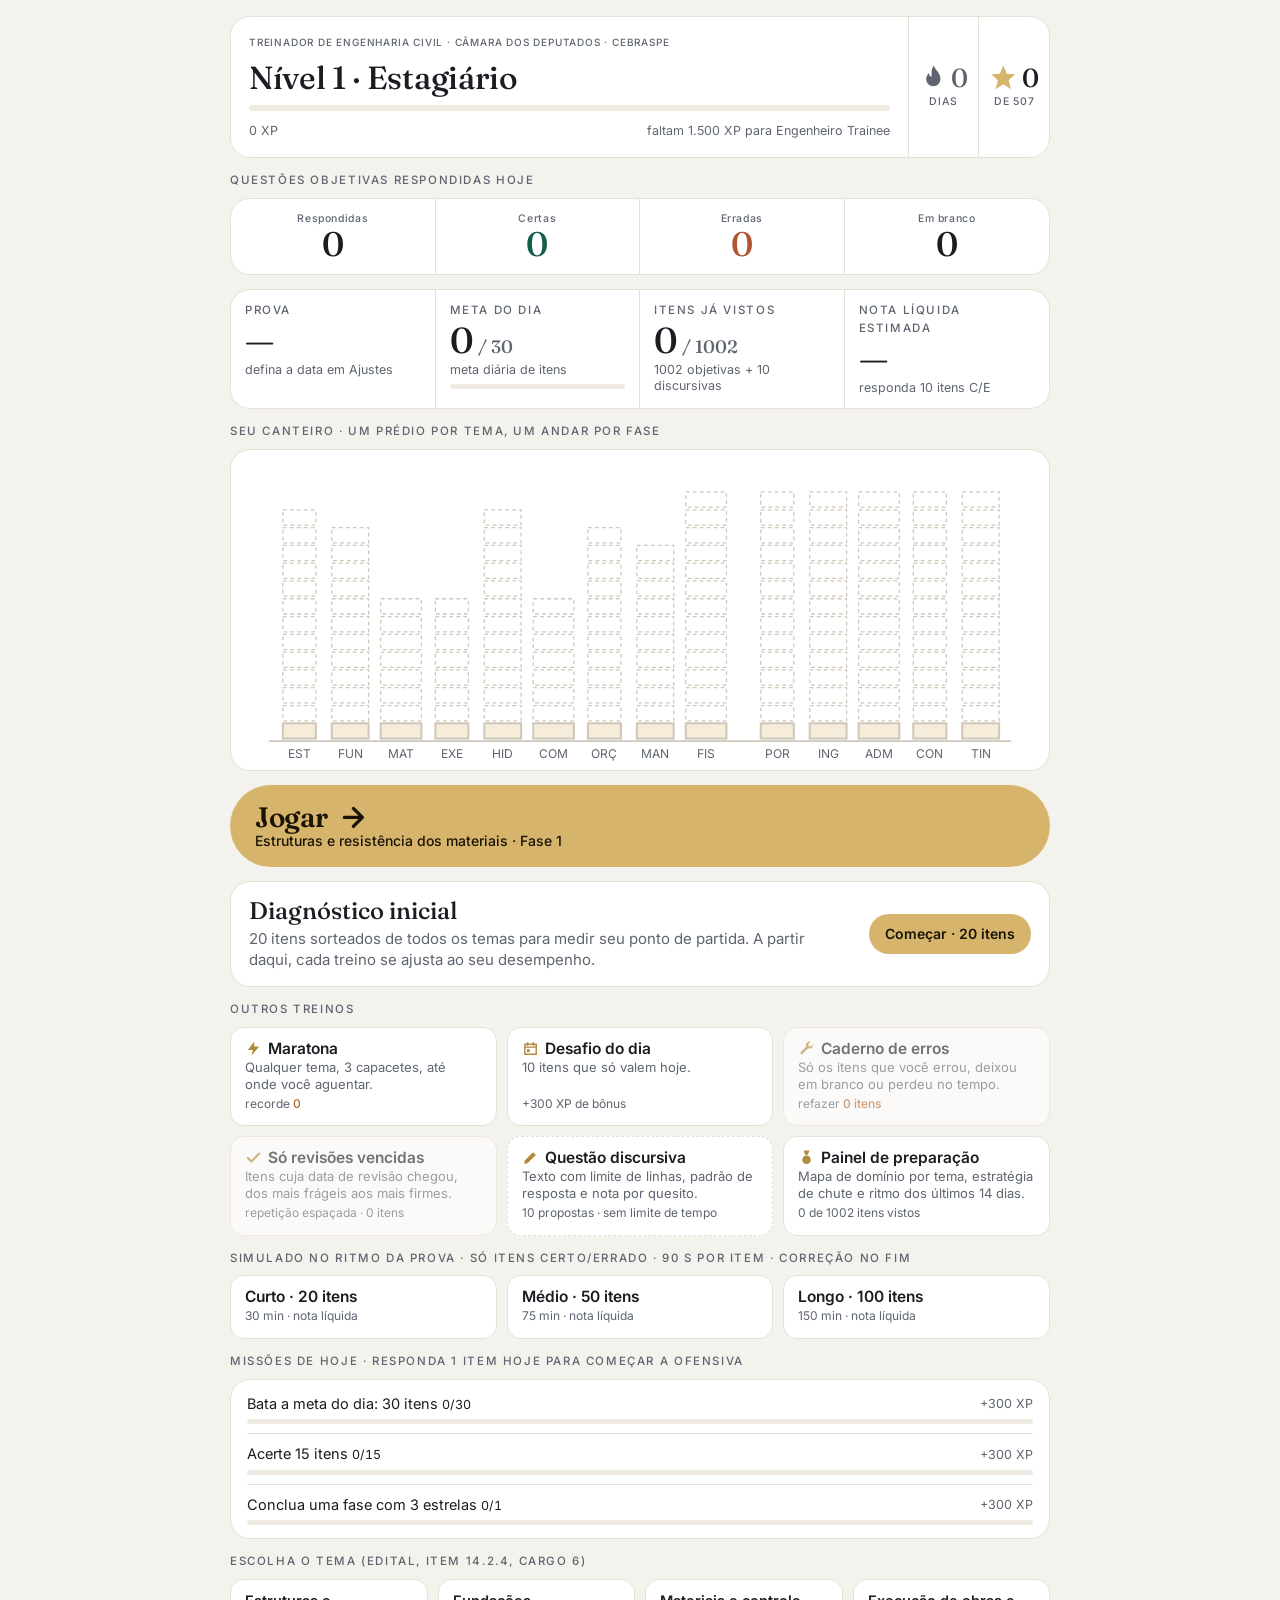
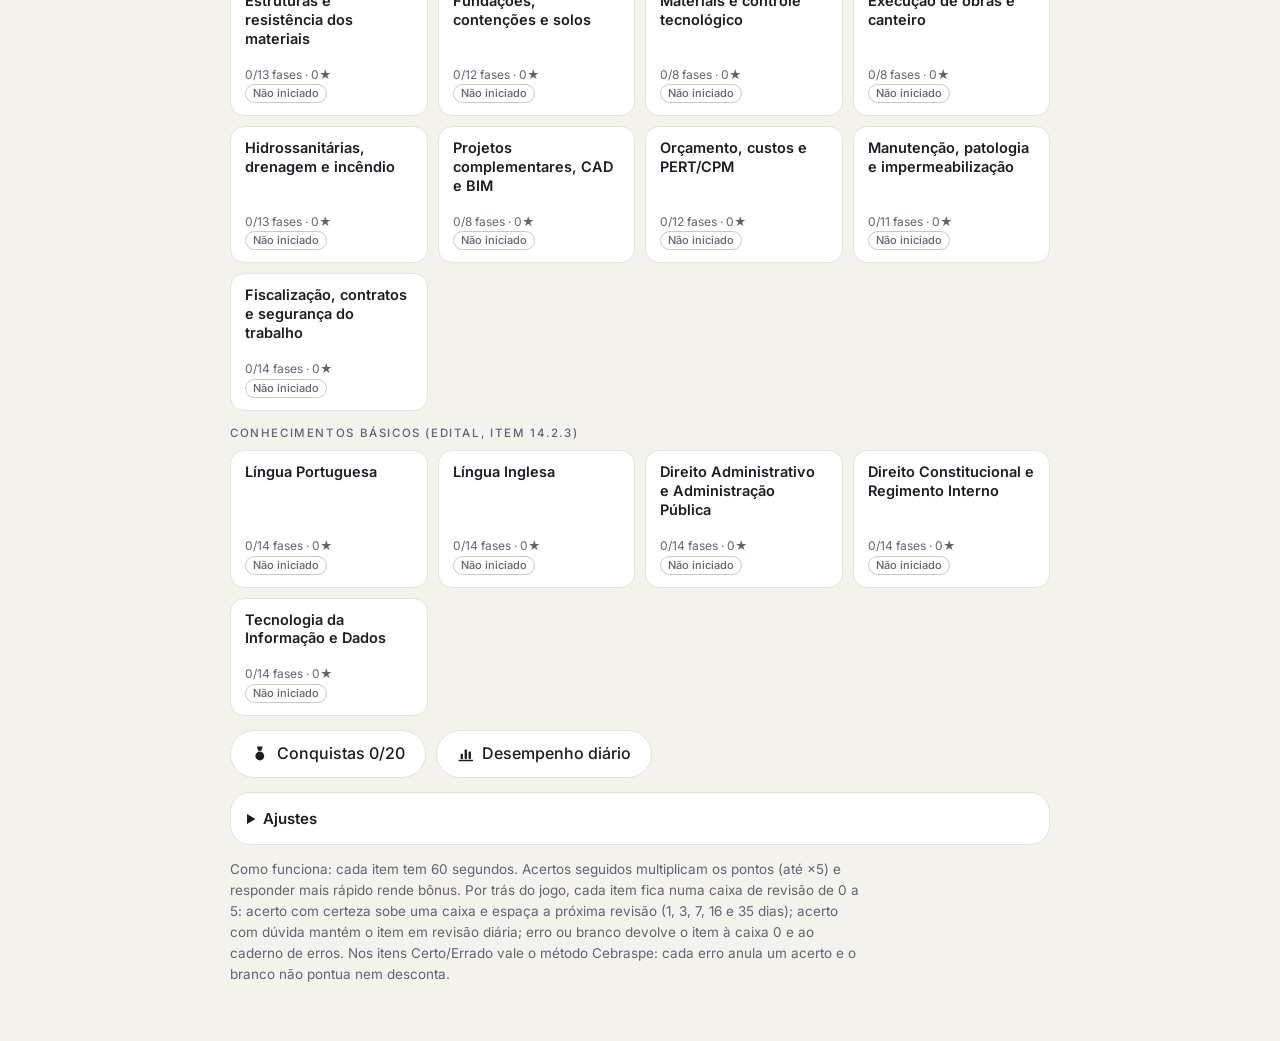
<file: index.html>
<!doctype html>
<html lang="pt-BR">
<head>
<meta charset="utf-8">
<meta name="viewport" content="width=device-width, initial-scale=1, viewport-fit=cover">
<title>Treinador Engenharia Civil</title>
<meta name="claude:viewport-fit-sides" content="cover">
<link rel="preconnect" href="https://fonts.googleapis.com">
<link rel="preconnect" href="https://fonts.gstatic.com" crossorigin>
<link rel="stylesheet" href="https://fonts.googleapis.com/css2?family=Fraunces:ital,opsz,wght@0,9..144,400..600;1,9..144,400..600&family=Inter:wght@400..700&display=swap">
<link rel="stylesheet" href="css/estilo.css">
<link rel="stylesheet" href="css/tema-marfim.css">
</head>
<body>
<main class="pagina" id="app"></main>
<div id="toasts" aria-live="polite"></div>
<canvas id="confete" aria-hidden="true"></canvas>
<script src="js/questoes.js"></script>
<script src="js/questoes-basicos.js"></script>
<script src="js/questoes-camara2025.js"></script>
<script src="js/questoes-ingles.js"></script>
<script src="js/ajustes-leitura.js"></script>
<script src="js/discursivas.js"></script>
<script src="js/app.js"></script>
</body>
</html>
</file>
<file: css/estilo.css>
/* Conceito: o canteiro desenhado em prancha. Cada tema do edital é um prédio que sobe andar por andar;
   no claro, papel com traço azul; no escuro, cianótipo. O dourado marca tudo o que é conquista. */
:root {
  --fundo: #e8eef6;
  --grade: rgba(27, 92, 174, .075);
  --folha: #fbfcfe;
  --tinta: #13243b;
  --tinta-2: #51637c;
  --linha: #c5d0de;
  --linha-forte: #7f91a9;
  --azul: #1b5cae;
  --azul-suave: #dce7f6;
  --ouro: #f2b51d;
  --ouro-esc: #b47c00;
  --sobre-ouro: #2b1d00;
  --laranja: #cb4c12;
  --laranja-suave: #f8e5d9;
  --certo: #1b7849;
  --certo-suave: #def1e5;
  --errado: #b3281f;
  --errado-suave: #f9e3e0;
  --neutro-suave: #e4eaf2;
  --g-certo: #1b7849; --g-errado: #e8806f; --g-branco: #9aa8bb;
  --sombra: rgba(19, 36, 59, .22);
  --f-titulo: "Barlow Condensed", "Arial Narrow", "Roboto Condensed", sans-serif;
  --f-texto: "Source Serif 4", Georgia, "Times New Roman", serif;
  --f-dado: "IBM Plex Mono", ui-monospace, "SFMono-Regular", Menlo, Consolas, monospace;
  --raio: 6px;
}
@media (prefers-color-scheme: dark) {
  :root:not([data-theme="light"]) {
    --fundo: #0b2140; --grade: rgba(143, 192, 255, .07); --folha: #122e57; --tinta: #eaf1fb; --tinta-2: #a9bdd9;
    --linha: #27497a; --linha-forte: #5f82b3; --azul: #8fc0ff; --azul-suave: #1b3e70; --ouro: #ffc93c; --ouro-esc: #b98500;
    --sobre-ouro: #2b1d00; --laranja: #ff9457; --laranja-suave: #47301f; --certo: #6fdba2; --certo-suave: #14463a; --errado: #ff9086;
    --errado-suave: #4b2937; --neutro-suave: #193765; --sombra: rgba(0, 0, 0, .4); color-scheme: dark;
  --g-certo: #2a8556; --g-errado: #ee8a7d; --g-branco: #6c84a6;
  }
}
:root[data-theme="dark"] {
  --fundo: #0b2140; --grade: rgba(143, 192, 255, .07); --folha: #122e57; --tinta: #eaf1fb; --tinta-2: #a9bdd9;
  --linha: #27497a; --linha-forte: #5f82b3; --azul: #8fc0ff; --azul-suave: #1b3e70; --ouro: #ffc93c; --ouro-esc: #b98500;
  --sobre-ouro: #2b1d00; --laranja: #ff9457; --laranja-suave: #47301f; --certo: #6fdba2; --certo-suave: #14463a; --errado: #ff9086;
  --errado-suave: #4b2937; --neutro-suave: #193765; --sombra: rgba(0, 0, 0, .4); color-scheme: dark;
  --g-certo: #2a8556; --g-errado: #ee8a7d; --g-branco: #6c84a6;
}

* { box-sizing: border-box; }
html, body { margin: 0; }
body {
  background-color: var(--fundo);
  background-image: linear-gradient(var(--grade) 1px, transparent 1px), linear-gradient(90deg, var(--grade) 1px, transparent 1px);
  background-size: 24px 24px;
  color: var(--tinta);
  font-family: var(--f-texto);
  font-size: 17px;
  line-height: 1.55;
  padding-left: max(16px, env(safe-area-inset-left, 0px));
  padding-right: max(16px, env(safe-area-inset-right, 0px));
  padding-block: 16px 56px;
}
.pagina { max-width: 820px; margin: 0 auto; display: flex; flex-direction: column; gap: 16px; }
h1, h2, h3 { font-family: var(--f-titulo); font-weight: 600; letter-spacing: .01em; text-wrap: balance; margin: 0; line-height: 1.12; }
p { margin: 0; }
button { font: inherit; color: inherit; cursor: pointer; }
button:focus-visible, select:focus-visible, textarea:focus-visible, input:focus-visible, summary:focus-visible, [tabindex]:focus-visible { outline: 3px solid var(--azul); outline-offset: 2px; }
.rot { font-family: var(--f-titulo); text-transform: uppercase; letter-spacing: .09em; font-size: 12.5px; color: var(--tinta-2); font-weight: 600; }
.dado { font-family: var(--f-dado); font-variant-numeric: tabular-nums; }
.ic { width: 1.1em; height: 1.1em; flex: none; vertical-align: -0.16em; }
.bloco { display: flex; flex-direction: column; gap: 8px; min-width: 0; }
@media (prefers-reduced-motion: no-preference) {
  .pagina > * { animation: entra .28s ease-out both; }
  @keyframes entra { from { transform: translateY(10px); } to { transform: none; } }
}

/* ---------- botões de jogo ---------- */
.btn {
  border: 2px solid var(--tinta); background: var(--folha); padding: 10px 18px; border-radius: var(--raio);
  font-family: var(--f-titulo); font-size: 19px; font-weight: 600; letter-spacing: .03em; line-height: 1.2;
  box-shadow: 0 4px 0 var(--tinta); display: inline-flex; align-items: center; justify-content: center; gap: 8px;
  transition: transform .06s, box-shadow .06s;
}
.btn:active:not(:disabled) { transform: translateY(3px); box-shadow: 0 1px 0 var(--tinta); }
.btn.prim { background: var(--ouro); color: var(--sobre-ouro); border-color: var(--ouro-esc); box-shadow: 0 4px 0 var(--ouro-esc); }
.btn.prim:active:not(:disabled) { box-shadow: 0 1px 0 var(--ouro-esc); }
.btn.sec { border-color: var(--linha-forte); box-shadow: 0 4px 0 var(--linha-forte); font-weight: 500; }
.btn.sec:active:not(:disabled) { box-shadow: 0 1px 0 var(--linha-forte); }
.btn:disabled { opacity: .5; cursor: default; }
.btn.grande { font-size: 24px; padding: 14px 22px; width: 100%; }
.btn.cta { flex-direction: column; gap: 0; padding: 12px 18px 14px; }
.cta-t { font-size: 34px; font-weight: 700; line-height: 1.05; display: inline-flex; align-items: center; gap: 10px; text-transform: uppercase; letter-spacing: .05em; }
.cta-s { font-size: 17px; font-weight: 500; letter-spacing: .02em; text-wrap: balance; }
.btn-link { background: none; border: none; padding: 4px 0; color: var(--azul); text-decoration: underline; text-underline-offset: 3px; font-size: 15px; }
.acoes { display: flex; flex-wrap: wrap; gap: 12px 10px; }

/* ---------- cabeçalho do jogador ---------- */
.jogador { background: var(--folha); border: 2px solid var(--tinta); border-radius: var(--raio); display: grid; grid-template-columns: 1fr auto; }
.jogador .carreira { padding: 10px 14px; min-width: 0; display: flex; flex-direction: column; gap: 6px; }
.jogador h1 { font-size: clamp(24px, 5vw, 32px); font-weight: 700; }
.jogador .marcas { display: flex; border-left: 2px solid var(--tinta); }
.marca { padding: 8px 14px; display: flex; flex-direction: column; align-items: center; justify-content: center; gap: 0; min-width: 72px; }
.marca + .marca { border-left: 1px solid var(--linha-forte); }
.marca strong { font-family: var(--f-titulo); font-size: 28px; font-weight: 700; line-height: 1; display: flex; align-items: center; gap: 4px; }
.marca.fogo strong { color: var(--laranja); }
.marca.fogo.apagado strong { color: var(--tinta-2); }
.marca.estrelas strong .ic { color: var(--ouro); }
.barra-xp { height: 12px; background: var(--neutro-suave); border: 1.5px solid var(--tinta); border-radius: 999px; overflow: hidden; }
.barra-xp i { display: block; height: 100%; background: var(--ouro); width: 0; transition: width .9s cubic-bezier(.2, .8, .2, 1); }
.xp-legenda { display: flex; flex-wrap: wrap; justify-content: space-between; gap: 0 12px; font-family: var(--f-dado); font-size: 12.5px; color: var(--tinta-2); }

/* ---------- canteiro (skyline) ---------- */
.canteiro { background: var(--folha); border: 1.5px solid var(--linha-forte); border-radius: var(--raio); padding: 10px 8px 4px; overflow-x: auto; }
.canteiro svg { display: block; width: 100%; min-width: 320px; height: auto; }
.canteiro .predio { cursor: pointer; }
.canteiro .a0 { fill: none; stroke: var(--linha-forte); stroke-width: 1; stroke-dasharray: 3 2.5; }
.canteiro .a1 { fill: var(--azul); stroke: var(--tinta); stroke-width: 1; }
.canteiro .a3 { fill: var(--tinta); stroke: var(--tinta); stroke-width: 1; }
.canteiro .jan { fill: var(--folha); }
.canteiro .a3 + .jans .jan, .canteiro .jan.acesa { fill: var(--ouro); }
.canteiro .prox { stroke: var(--ouro-esc); stroke-width: 1.6; stroke-dasharray: none; fill: var(--ouro); fill-opacity: .25; }
.canteiro .chao { stroke: var(--tinta); stroke-width: 2; }
.canteiro text { fill: var(--tinta-2); font-family: var(--f-dado); font-size: 9.5px; }
.canteiro .predio:hover text, .canteiro .predio:focus-visible text { fill: var(--azul); font-weight: 500; }
.canteiro .topo { fill: var(--ouro); stroke: var(--ouro-esc); stroke-width: .8; }
@media (prefers-reduced-motion: no-preference) {
  .canteiro .prox { animation: pisca 1.6s ease-in-out infinite; }
  @keyframes pisca { 50% { fill-opacity: .6; } }
}

/* ---------- modos ---------- */
.modos { display: grid; grid-template-columns: repeat(3, minmax(0, 1fr)); gap: 10px; }
.modo {
  background: var(--folha); border: 2px solid var(--tinta); border-radius: var(--raio); box-shadow: 0 4px 0 var(--tinta);
  padding: 10px 12px; text-align: left; display: flex; flex-direction: column; gap: 2px; min-height: 92px; min-width: 0;
  transition: transform .06s, box-shadow .06s;
}
.modo:active:not(:disabled) { transform: translateY(3px); box-shadow: 0 1px 0 var(--tinta); }
.modo:disabled { opacity: .6; cursor: default; }
.modo .nome { font-family: var(--f-titulo); font-size: 20px; font-weight: 700; line-height: 1.1; display: flex; align-items: center; gap: 6px; }
.modo .nome .ic { color: var(--azul); }
.modo .desc { font-size: 13.5px; color: var(--tinta-2); line-height: 1.3; }
.modo .extra { margin-top: auto; font-family: var(--f-dado); font-size: 12px; color: var(--tinta-2); }
.modo .extra b { color: var(--laranja); font-weight: 500; }

/* ---------- missões ---------- */
.missoes { background: var(--folha); border: 1.5px solid var(--linha-forte); border-radius: var(--raio); padding: 4px 14px; }
.missao { display: grid; grid-template-columns: 1fr auto; gap: 4px 12px; align-items: center; padding: 9px 0; border-bottom: 1px solid var(--linha); font-size: 15.5px; }
.missao:last-child { border-bottom: none; }
.missao .premio { font-family: var(--f-dado); font-size: 12.5px; color: var(--tinta-2); white-space: nowrap; }
.missao .trilho { grid-column: 1 / -1; height: 7px; background: var(--neutro-suave); border-radius: 999px; overflow: hidden; }
.missao .trilho i { display: block; height: 100%; background: var(--azul); }
.missao.feita { color: var(--certo); }
.missao.feita .trilho i { background: var(--certo); }
.missao.feita .premio { color: var(--certo); }

/* ---------- temas ---------- */
.temas { display: grid; grid-template-columns: repeat(auto-fill, minmax(158px, 1fr)); gap: 10px; }
.tema {
  text-align: left; background: var(--folha); border: 1.5px solid var(--linha-forte); border-radius: var(--raio);
  padding: 10px 12px; display: flex; flex-direction: column; gap: 6px; min-width: 0;
}
.tema:hover { border-color: var(--azul); background: var(--azul-suave); }
.tema .nome { font-family: var(--f-titulo); font-size: 19px; font-weight: 600; line-height: 1.15; }
.tema .linha2 { margin-top: auto; display: flex; flex-wrap: wrap; justify-content: space-between; gap: 0 8px; min-width: 0; font-family: var(--f-dado); font-size: 12px; color: var(--tinta-2); }
.tema .nome { flex: 1; }
.tema .linha2 span:first-child { white-space: nowrap; }
.tema .trilho { height: 6px; background: var(--neutro-suave); border-radius: 999px; overflow: hidden; }
.tema .trilho i { display: block; height: 100%; background: var(--ouro); }
.tema.completo { border-color: var(--ouro-esc); }

.nota-metodo { font-size: 13.5px; color: var(--tinta-2); max-width: 70ch; }

/* ---------- tela do tema (andares) ---------- */
.topo-tela { display: flex; align-items: center; justify-content: space-between; gap: 12px; flex-wrap: wrap; }
.topo-tela h2 { font-size: clamp(26px, 5vw, 34px); font-weight: 700; }
.andares { display: flex; flex-direction: column-reverse; gap: 6px; }
.andar {
  display: grid; grid-template-columns: 54px 1fr auto; align-items: center; gap: 12px; text-align: left;
  padding: 9px 14px; border: 1.5px solid var(--linha-forte); border-radius: var(--raio); background: var(--folha); min-height: 58px;
}
.andar .num { font-family: var(--f-titulo); font-size: 26px; font-weight: 700; line-height: 1; }
.andar .num small { display: block; font-size: 11px; letter-spacing: .09em; text-transform: uppercase; color: var(--tinta-2); font-weight: 600; }
.andar .info { font-size: 14.5px; color: var(--tinta-2); min-width: 0; }
.andar .info b { display: block; font-family: var(--f-titulo); font-size: 18px; color: var(--tinta); font-weight: 600; }
.andar.atual { border: 2px solid var(--ouro-esc); background: var(--folha); box-shadow: 0 4px 0 var(--ouro-esc); }
.andar.atual .acao { background: var(--ouro); color: var(--sobre-ouro); }
.andar.trancado { border-style: dashed; opacity: .6; cursor: default; }
.andar .acao { font-family: var(--f-titulo); font-weight: 700; font-size: 16px; letter-spacing: .05em; text-transform: uppercase; padding: 4px 12px; border-radius: 999px; background: var(--neutro-suave); }
.estrelinhas { display: inline-flex; gap: 2px; color: var(--linha-forte); }
.estrelinhas .on { color: var(--ouro); }
.terreo { border-top: 3px solid var(--tinta); padding-top: 6px; font-family: var(--f-dado); font-size: 12px; color: var(--tinta-2); display: flex; justify-content: space-between; gap: 10px; flex-wrap: wrap; }

/* ---------- placar do dia (tela inicial) ---------- */
.hoje { display: grid; grid-template-columns: repeat(4, minmax(0, 1fr)); background: var(--folha); border: 2px solid var(--tinta); border-radius: var(--raio); overflow: hidden; }
.hoje > div { padding: 8px 10px; display: flex; flex-direction: column; gap: 0; min-width: 0; border-right: 1px solid var(--linha-forte); }
.hoje > div:last-child { border-right: none; }
.hoje .rot { font-size: 11.5px; letter-spacing: .06em; white-space: nowrap; overflow: hidden; text-overflow: ellipsis; }
.hoje strong { font-family: var(--f-titulo); font-size: clamp(28px, 8vw, 38px); font-weight: 700; line-height: 1.05; font-variant-numeric: tabular-nums; }
.hoje .c strong { color: var(--certo); } .hoje .e strong { color: var(--errado); }

/* ---------- HUD da partida ---------- */
/* Placar e cronômetro ficam presos ao topo enquanto a questão rola por baixo. */
.topo-fixo {
  position: sticky; top: env(safe-area-inset-top, 0px); z-index: 12;
  display: flex; flex-direction: column; gap: 8px; padding-block: 8px 6px;
  background: var(--fundo); box-shadow: 0 0 0 100vmax var(--fundo); clip-path: inset(0 -100vmax);
  border-bottom: 1.5px solid var(--linha-forte);
}
body::before { content: ""; position: fixed; inset: 0 0 auto; height: env(safe-area-inset-top, 0px); z-index: 13; background: var(--fundo); }
:root:has(.topo-fixo) { scroll-padding-top: 150px; }
/* avisos descem para não cobrir o placar fixo */
:root:has(.topo-fixo) #toasts { top: calc(env(safe-area-inset-top, 0px) + 132px); }
.hud { display: flex; align-items: center; gap: 10px 14px; flex-wrap: wrap; }
.hud-sair { background: none; border: 1.5px solid var(--linha-forte); border-radius: 999px; padding: 4px 12px; font-family: var(--f-titulo); font-size: 15px; font-weight: 600; display: inline-flex; align-items: center; gap: 4px; }
.pips { display: flex; gap: 3px; flex: 1 1 50px; min-width: 40px; }
.pip { height: 10px; flex: 1; max-width: 46px; border-radius: 3px; background: var(--neutro-suave); border: 1px solid var(--linha-forte); }
.pip.c { background: var(--certo); border-color: var(--certo); }
.pip.e { background: var(--errado); border-color: var(--errado); }
.pip.b { background: var(--linha-forte); }
.pip.atual { border: 2px solid var(--tinta); }
.vidas { display: inline-flex; gap: 3px; font-size: 22px; color: var(--laranja); }
.vidas .perdida { color: var(--linha); }
.combo { font-family: var(--f-titulo); font-weight: 700; font-size: 20px; padding: 1px 10px; border-radius: 999px; border: 1.5px solid var(--linha-forte); color: var(--tinta-2); display: inline-flex; align-items: center; gap: 4px; }
.combo.quente { background: var(--ouro); color: var(--sobre-ouro); border-color: var(--ouro-esc); }
.hud .pontos { margin-left: auto; font-family: var(--f-titulo); font-weight: 700; font-size: 24px; line-height: 1; }
.hud .pontos small { font-size: 12px; letter-spacing: .08em; color: var(--tinta-2); margin-left: 3px; }
@media (prefers-reduced-motion: no-preference) {
  .pulso { animation: pulso .45s ease-out; }
  @keyframes pulso { 0% { transform: scale(1); } 40% { transform: scale(1.16); } 100% { transform: scale(1); } }
  .treme { animation: treme .4s; }
  @keyframes treme { 20% { transform: translateX(-7px); } 40% { transform: translateX(6px); } 60% { transform: translateX(-4px); } 80% { transform: translateX(3px); } }
}

.escala { display: grid; gap: 2px; }
.escala-topo { display: flex; justify-content: space-between; align-items: baseline; gap: 10px; }
.escala-topo .rot { min-width: 0; }
.escala-topo .seg { white-space: nowrap; font-family: var(--f-dado); font-size: 26px; line-height: 1; font-weight: 500; }
.escala-topo .seg.alerta { color: var(--laranja); }
.escala svg { width: 100%; height: 34px; display: block; overflow: visible; }
.escala .cheio { fill: var(--tinta); }
.escala .cheio.alerta { fill: var(--laranja); }
.escala .vazio { fill: var(--folha); stroke: var(--tinta); stroke-width: 1; }
.escala text { fill: var(--tinta-2); font-family: var(--f-dado); font-size: 10px; }
@media (prefers-reduced-motion: no-preference) { .escala rect.cheio { transition: width .25s linear; } }

.folha { background: var(--folha); border: 1.5px solid var(--linha-forte); border-radius: var(--raio); padding: 16px clamp(14px, 3vw, 24px) 20px; display: flex; flex-direction: column; gap: 14px; min-width: 0; }
.folha .fonte { font-family: var(--f-dado); font-size: 12.5px; color: var(--tinta-2); }
.contexto { background: var(--neutro-suave); padding: 10px 14px; font-size: 15.5px; border-left: 3px solid var(--linha-forte); }
.enunciado { font-size: 19px; line-height: 1.5; max-width: 68ch; }
.figura { overflow-x: auto; }
.figura svg { max-width: 100%; height: auto; display: block; margin: 0 auto; color: var(--tinta); }
.figura svg text { fill: currentColor; font-family: var(--f-dado); }

.respostas-ce { display: grid; grid-template-columns: 1fr 1fr; gap: 12px; }
.btn-resp {
  background: var(--folha); border: 2px solid var(--tinta); border-radius: var(--raio); padding: 16px 10px; box-shadow: 0 5px 0 var(--tinta);
  font-family: var(--f-titulo); font-size: 24px; font-weight: 700; letter-spacing: .06em; text-transform: uppercase;
  display: flex; align-items: center; justify-content: center; gap: 10px; transition: transform .06s, box-shadow .06s;
}
.btn-resp:active:not(:disabled) { transform: translateY(4px); box-shadow: 0 1px 0 var(--tinta); }
.btn-resp kbd { font-family: var(--f-dado); font-size: 12px; border: 1px solid var(--linha-forte); padding: 0 5px; border-radius: 3px; color: var(--tinta-2); font-weight: 400; letter-spacing: 0; }
.btn-resp:hover:not(:disabled) { background: var(--azul-suave); }
.btn-resp:disabled { cursor: default; opacity: .5; box-shadow: 0 2px 0 var(--linha-forte); border-color: var(--linha-forte); }
.btn-resp.escolhida { opacity: 1; outline: 3px solid var(--azul); outline-offset: 2px; }
.btn-resp.gab { opacity: 1; background: var(--certo-suave); border-color: var(--certo); color: var(--certo); box-shadow: 0 2px 0 var(--certo); }
.btn-branco { justify-self: start; align-self: flex-start; background: none; border: none; color: var(--tinta-2); font-size: 14.5px; padding: 2px 0; text-decoration: underline; text-underline-offset: 3px; }
@media (hover: none) { .btn-resp kbd { display: none; } }

.respostas-me { display: flex; flex-direction: column; gap: 8px; }
.opcao {
  display: grid; grid-template-columns: 34px 1fr; gap: 10px; align-items: start; text-align: left;
  background: var(--folha); border: 1.5px solid var(--linha-forte); border-radius: var(--raio); padding: 10px 12px; font-size: 16.5px;
}
.opcao .letra { font-family: var(--f-dado); font-weight: 500; border: 1.5px solid var(--tinta); border-radius: 50%; width: 28px; height: 28px; display: grid; place-items: center; font-size: 14px; }
.opcao:hover:not(:disabled) { background: var(--azul-suave); border-color: var(--azul); }
.opcao:disabled { cursor: default; }
.opcao.escolhida { outline: 3px solid var(--azul); outline-offset: 1px; }
.opcao.gab { background: var(--certo-suave); border-color: var(--certo); }
.opcao.gab .letra { border-color: var(--certo); color: var(--certo); }
.opcao.marcada-errada { background: var(--errado-suave); border-color: var(--errado); }

/* ---------- correção ---------- */
.correcao { border: 2px solid var(--tinta); border-radius: var(--raio); background: var(--folha); display: flex; flex-direction: column; overflow: hidden; }
.correcao .veredito { display: flex; flex-wrap: wrap; align-items: center; justify-content: space-between; gap: 6px 14px; padding: 10px 16px; border-bottom: 1.5px solid var(--tinta); }
.correcao .veredito h2 { font-size: 28px; font-weight: 700; }
.correcao.ok .veredito { background: var(--certo-suave); } .correcao.ok h2 { color: var(--certo); }
.correcao.erro .veredito { background: var(--errado-suave); } .correcao.erro h2 { color: var(--errado); }
.correcao.branco .veredito { background: var(--neutro-suave); }
.ganho { font-family: var(--f-titulo); font-weight: 700; font-size: 24px; color: var(--sobre-ouro); background: var(--ouro); border: 1.5px solid var(--ouro-esc); border-radius: 999px; padding: 0 12px; white-space: nowrap; }
.ganho small { font-size: 13px; letter-spacing: .06em; }
.correcao .gabarito { font-family: var(--f-dado); font-size: 13.5px; padding: 8px 16px 0; color: var(--tinta-2); }
.correcao .just { padding: 8px 16px 14px; font-size: 16.5px; max-width: 72ch; }
.correcao .acoes { padding: 0 16px 18px; }

/* ---------- resultado ---------- */
.resultado { background: var(--folha); border: 2px solid var(--tinta); border-radius: var(--raio); padding: 20px clamp(14px, 4vw, 28px) 24px; display: flex; flex-direction: column; align-items: center; gap: 12px; text-align: center; }
.resultado h2 { font-size: clamp(32px, 7vw, 46px); font-weight: 700; }
.resultado .sub { color: var(--tinta-2); font-size: 16px; max-width: 46ch; }
.estrelonas { display: flex; gap: 10px; align-items: flex-end; }
.estrelonas svg { width: clamp(56px, 16vw, 84px); height: auto; color: var(--neutro-suave); stroke: var(--linha-forte); stroke-width: 1; }
.estrelonas svg:nth-child(2) { width: clamp(68px, 20vw, 104px); }
.estrelonas svg.on { color: var(--ouro); stroke: var(--ouro-esc); }
@media (prefers-reduced-motion: no-preference) {
  .estrelonas svg.on { animation: carimba .5s cubic-bezier(.2, 1.6, .4, 1) both; }
  .estrelonas svg.on:nth-child(2) { animation-delay: .35s; }
  .estrelonas svg.on:nth-child(3) { animation-delay: .7s; }
  @keyframes carimba { from { transform: scale(2.4) rotate(-25deg); } to { transform: none; } }
}
.placarzao { font-family: var(--f-titulo); font-weight: 700; font-size: clamp(44px, 12vw, 72px); line-height: 1; }
.placarzao small { font-size: 18px; letter-spacing: .08em; color: var(--tinta-2); margin-left: 6px; }
.recorde { font-family: var(--f-dado); font-size: 13.5px; color: var(--tinta-2); }
.recorde.novo { color: var(--sobre-ouro); background: var(--ouro); border-radius: 999px; padding: 2px 12px; font-weight: 500; }
.ganhos { width: 100%; max-width: 420px; display: flex; flex-direction: column; font-size: 15.5px; text-align: left; }
.ganhos div { display: flex; justify-content: space-between; gap: 12px; padding: 5px 0; border-bottom: 1px dashed var(--linha); }
.ganhos div:last-child { border-bottom: none; font-weight: 600; }
.ganhos span:last-child { font-family: var(--f-dado); white-space: nowrap; }
.promo { font-family: var(--f-titulo); font-size: 22px; font-weight: 700; background: var(--ouro); color: var(--sobre-ouro); border: 2px solid var(--ouro-esc); border-radius: var(--raio); padding: 6px 16px; }
.nivel-box { width: 100%; max-width: 420px; display: flex; flex-direction: column; gap: 4px; text-align: left; }
.resultado .acoes { justify-content: center; margin-top: 6px; }
.feitos { display: flex; flex-wrap: wrap; gap: 6px; justify-content: center; }
.feito { font-family: var(--f-titulo); font-size: 16px; font-weight: 600; padding: 2px 12px; border-radius: 999px; border: 1.5px solid var(--ouro-esc); background: var(--folha); display: inline-flex; gap: 6px; align-items: center; }
.feito .ic { color: var(--ouro-esc); }

.kpis { display: grid; grid-template-columns: repeat(4, minmax(0, 1fr)); border: 1.5px solid var(--tinta); border-radius: var(--raio); background: var(--folha); overflow: hidden; }
.kpi { padding: 10px 12px; border-right: 1px solid var(--linha-forte); display: flex; flex-direction: column; gap: 2px; min-width: 0; }
.kpi:last-child { border-right: none; }
.kpi strong { font-family: var(--f-titulo); font-size: clamp(26px, 6vw, 36px); font-weight: 700; line-height: 1.05; }
.kpi.c strong { color: var(--certo); } .kpi.e strong { color: var(--errado); }
.kpi small { font-size: 12.5px; color: var(--tinta-2); line-height: 1.3; }
.tabela-wrap { overflow-x: auto; border: 1px solid var(--linha-forte); border-radius: var(--raio); background: var(--folha); }
table { border-collapse: collapse; width: 100%; font-size: 15px; }
th, td { padding: 8px 12px; border-bottom: 1px solid var(--linha); text-align: left; vertical-align: middle; }
th { font-family: var(--f-titulo); font-weight: 600; text-transform: uppercase; letter-spacing: .06em; font-size: 12.5px; color: var(--tinta-2); }
td.num, th.num { font-family: var(--f-dado); font-variant-numeric: tabular-nums; text-align: right; white-space: nowrap; }
tr:last-child td { border-bottom: none; }
.barra { height: 8px; background: var(--neutro-suave); position: relative; min-width: 80px; border-radius: 999px; overflow: hidden; }
.barra i { position: absolute; inset: 0 auto 0 0; background: var(--certo); }
.barra i.baixo { background: var(--errado); } .barra i.medio { background: var(--laranja); }
.revisao { display: flex; flex-direction: column; gap: 8px; }
details.item { background: var(--folha); border: 1px solid var(--linha-forte); border-radius: var(--raio); padding: 8px 14px; }
details.item summary { cursor: pointer; font-size: 15.5px; }
details.item summary .dado { font-size: 12.5px; color: var(--tinta-2); }
details.item p { margin-top: 8px; font-size: 15.5px; max-width: 72ch; }
.vazio-msg { color: var(--tinta-2); font-size: 15px; }

/* ---------- discursiva ---------- */
.quesitos { margin: 0; padding-left: 22px; display: flex; flex-direction: column; gap: 4px; font-size: 16px; }
.quesitos .pts { font-family: var(--f-dado); font-size: 13px; color: var(--tinta-2); white-space: nowrap; }
textarea {
  width: 100%; min-height: 320px; resize: vertical; font-family: var(--f-texto); font-size: 17px; line-height: 28px;
  padding: 4px 12px; color: var(--tinta); border: 1px solid var(--linha-forte); border-radius: 0;
  background-color: var(--folha);
  background-image: repeating-linear-gradient(to bottom, transparent 0, transparent 27px, var(--linha) 27px, var(--linha) 28px);
  background-attachment: local; background-position: 0 4px;
}
.info-texto { display: flex; flex-wrap: wrap; justify-content: space-between; gap: 6px 16px; font-family: var(--f-dado); font-size: 13px; color: var(--tinta-2); }
.info-texto .excesso { color: var(--errado); }
.avaliacao { display: flex; flex-direction: column; gap: 14px; padding: 14px 16px; }
.quesito-av { display: flex; flex-direction: column; gap: 8px; padding-bottom: 14px; border-bottom: 1px solid var(--linha); }
.quesito-av:last-child { border-bottom: none; padding-bottom: 0; }
.quesito-av header { display: flex; flex-wrap: wrap; justify-content: space-between; gap: 6px 12px; align-items: baseline; }
.quesito-av h3 { font-size: 19px; }
.quesito-av p { font-size: 16px; max-width: 72ch; }
.chips { display: flex; flex-wrap: wrap; gap: 6px; }
.chip { font-family: var(--f-dado); font-size: 12px; padding: 2px 8px; border: 1px solid var(--linha-forte); border-radius: 999px; color: var(--tinta-2); }
.chip.achou { border-color: var(--certo); color: var(--certo); background: var(--certo-suave); }
.nota-q { display: flex; align-items: center; gap: 8px; font-size: 14.5px; }
.nota-q select { font: inherit; font-family: var(--f-dado); padding: 3px 6px; background: var(--folha); color: var(--tinta); border: 1px solid var(--linha-forte); }
.total-disc { font-family: var(--f-dado); font-size: 15px; }

/* ---------- conquistas ---------- */
.conquistas { display: grid; grid-template-columns: repeat(auto-fill, minmax(220px, 1fr)); gap: 10px; }
.conq { background: var(--folha); border: 1.5px dashed var(--linha-forte); border-radius: var(--raio); padding: 10px 12px; display: grid; grid-template-columns: 38px 1fr; gap: 2px 10px; align-items: center; color: var(--tinta-2); }
.conq .selo { grid-row: 1 / 3; width: 38px; height: 38px; border-radius: 50%; border: 2px solid var(--linha-forte); display: grid; place-items: center; font-size: 20px; }
.conq b { font-family: var(--f-titulo); font-size: 18px; font-weight: 700; line-height: 1.1; }
.conq span { font-size: 13.5px; line-height: 1.3; }
.conq.tem { border: 2px solid var(--ouro-esc); color: var(--tinta); }
.conq.tem .selo { background: var(--ouro); border-color: var(--ouro-esc); color: var(--sobre-ouro); }

/* ---------- painel de preparação (indicadores, domínio, chute, ritmo) ---------- */
.intro { font-size: 15.5px; color: var(--tinta-2); max-width: 68ch; }
h2.secao { font-size: 26px; font-weight: 700; }
.kpi.l strong { color: var(--laranja); }
.medidor { height: 6px; background: var(--neutro-suave); margin-top: 4px; position: relative; border-radius: 999px; overflow: hidden; }
.medidor i { position: absolute; inset: 0 auto 0 0; background: var(--azul); }
.medidor i.cheio { background: var(--certo); }
.recomendado {
  text-align: left; border: 2px solid var(--tinta); background: var(--folha); border-radius: var(--raio); box-shadow: 0 4px 0 var(--tinta);
  display: grid; grid-template-columns: 1fr auto; gap: 4px 18px; align-items: center; padding: 14px 16px; transition: transform .06s, box-shadow .06s;
}
.recomendado:active { transform: translateY(3px); box-shadow: 0 1px 0 var(--tinta); }
.recomendado:hover { background: var(--azul-suave); }
.recomendado .nome { font-family: var(--f-titulo); font-size: 26px; font-weight: 700; line-height: 1.1; }
.recomendado .desc { font-size: 15px; color: var(--tinta-2); grid-column: 1; line-height: 1.4; }
.recomendado .ir { grid-row: 1 / span 2; grid-column: 2; font-family: var(--f-titulo); font-size: 18px; font-weight: 700; background: var(--tinta); color: var(--folha); padding: 9px 16px; border-radius: 999px; white-space: nowrap; }
.modos.tres { grid-template-columns: repeat(3, minmax(0, 1fr)); }
.modo.baixo { min-height: 0; }
.modo.alerta { border-color: var(--errado); box-shadow: 0 4px 0 var(--errado); }
.modo.alerta .extra b { color: var(--errado); }
.modo.discursiva { border-style: dashed; }
.duas { display: grid; grid-template-columns: 1fr 1fr; gap: 14px; }
.cartao { background: var(--folha); border: 1.5px solid var(--linha-forte); border-radius: var(--raio); padding: 14px 16px; display: flex; flex-direction: column; gap: 10px; min-width: 0; }
.cartao p { font-size: 15.5px; max-width: 62ch; }
.cartao .grande { font-family: var(--f-titulo); font-weight: 700; font-size: 30px; line-height: 1.1; }
.cartao .veredito-chute { font-size: 15.5px; padding: 8px 10px; border-left: 3px solid var(--linha-forte); background: var(--neutro-suave); }
.cartao .veredito-chute.bom { border-color: var(--certo); background: var(--certo-suave); }
.cartao .veredito-chute.ruim { border-color: var(--errado); background: var(--errado-suave); }
.spark { width: 100%; height: auto; display: block; }
.spark text { fill: var(--tinta-2); font-family: var(--f-dado); font-size: 10px; }
.spark .base { stroke: var(--linha-forte); stroke-width: 1; }
.spark .b-ok { fill: var(--certo); } .spark .b-med { fill: var(--laranja); } .spark .b-ruim { fill: var(--errado); } .spark .b-zero { fill: var(--linha); }
.legenda { display: flex; flex-wrap: wrap; gap: 4px 14px; font-size: 12.5px; color: var(--tinta-2); font-family: var(--f-dado); }
.legenda i { display: inline-block; width: 10px; height: 10px; margin-right: 5px; vertical-align: -1px; }
.st { display: inline-block; font-family: var(--f-dado); font-size: 11.5px; padding: 0 7px; border: 1px solid var(--linha-forte); border-radius: 999px; white-space: nowrap; color: var(--tinta-2); }
.st.critico { color: var(--errado); border-color: var(--errado); background: var(--errado-suave); }
.st.atencao { color: var(--laranja); border-color: var(--laranja); background: var(--laranja-suave); }
.st.bom { color: var(--azul); border-color: var(--azul); background: var(--azul-suave); }
.st.dominado { color: var(--certo); border-color: var(--certo); background: var(--certo-suave); }
.btn-mini { border: 1.5px solid var(--linha-forte); background: var(--folha); border-radius: 999px; padding: 2px 12px; font-family: var(--f-titulo); font-size: 15px; font-weight: 600; white-space: nowrap; }
.btn-mini:hover { border-color: var(--azul); background: var(--azul-suave); }
td small { display: block; font-size: 12px; color: var(--tinta-2); font-family: var(--f-dado); }
th { white-space: nowrap; }
th.num { font-family: var(--f-titulo); }
.barra i.azul { background: var(--azul); }

.ajustes-box { background: var(--folha); border: 1px solid var(--linha-forte); border-radius: var(--raio); padding: 0; }
.ajustes-box > summary { padding: 10px 14px; font-family: var(--f-titulo); font-size: 18px; font-weight: 600; cursor: pointer; }
.ajustes { display: flex; flex-wrap: wrap; gap: 12px 26px; padding: 4px 14px 14px; font-size: 15px; align-items: center; }
.ajustes label { display: inline-flex; align-items: center; gap: 8px; cursor: pointer; }
.ajustes input[type=checkbox] { width: 18px; height: 18px; accent-color: var(--azul); }
.ajustes input[type=date], .ajustes input[type=number] { font: inherit; font-family: var(--f-dado); font-size: 14px; padding: 4px 6px; background: var(--folha); color: var(--tinta); border: 1px solid var(--linha-forte); }
.ajustes input[type=number] { width: 80px; }
.sync { font-family: var(--f-dado); font-size: 12.5px; color: var(--tinta-2); }
.sync.conta { color: var(--certo); }
.perigo { display: flex; flex-wrap: wrap; gap: 10px; align-items: center; padding: 10px 14px 14px; border-top: 1px solid var(--linha); font-size: 14.5px; }
.btn-perigo { border: 1px solid var(--errado); color: var(--errado); background: var(--folha); border-radius: var(--raio); padding: 5px 12px; font-size: 14.5px; }
.btn-perigo.forte { background: var(--errado); color: var(--folha); }

/* ---------- grau de certeza e agenda de revisão ---------- */
.folha .fonte { display: flex; flex-wrap: wrap; gap: 4px 12px; justify-content: space-between; }
.certeza { display: flex; flex-wrap: wrap; align-items: center; gap: 8px 12px; font-size: 14.5px; }
.seg-ctl { display: inline-flex; border: 1.5px solid var(--linha-forte); border-radius: 999px; overflow: hidden; }
.seg-ctl button { border: none; background: var(--folha); padding: 5px 14px; font-size: 14.5px; }
.seg-ctl button + button { border-left: 1.5px solid var(--linha-forte); }
.seg-ctl button[aria-pressed="true"] { background: var(--tinta); color: var(--folha); }
.seg-ctl button.duvida[aria-pressed="true"] { background: var(--laranja); color: var(--folha); }
.certeza kbd, .atalhos kbd { font-family: var(--f-dado); font-size: 12px; border: 1px solid var(--linha-forte); padding: 0 5px; border-radius: 3px; color: var(--tinta-2); }
.atalhos { font-size: 13px; color: var(--tinta-2); }
@media (hover: none) { .atalhos { display: none; } }
.agenda { margin: 0 16px 14px; font-family: var(--f-dado); font-size: 13px; color: var(--tinta-2); border-top: 1px dashed var(--linha-forte); padding-top: 8px; }
.agenda b { color: var(--tinta); font-weight: 500; }
.correcao .just { padding-bottom: 8px; }
.revisao .figura { margin-top: 8px; }

/* ---------- avisos e confete ---------- */
#toasts { position: fixed; z-index: 30; left: 0; right: 0; top: calc(env(safe-area-inset-top, 0px) + 10px); display: flex; flex-direction: column; align-items: center; gap: 8px; pointer-events: none; padding-left: max(16px, env(safe-area-inset-left, 0px)); padding-right: max(16px, env(safe-area-inset-right, 0px)); }
.toast { background: var(--tinta); color: var(--folha); border-radius: 999px; padding: 6px 16px 6px 12px; font-family: var(--f-titulo); font-size: 18px; font-weight: 600; display: inline-flex; align-items: center; gap: 8px; box-shadow: 0 6px 18px var(--sombra); max-width: 100%; }
.toast .ic { color: var(--ouro); }
.toast small { font-family: var(--f-dado); font-size: 13px; font-weight: 400; color: var(--ouro); white-space: nowrap; }
@media (prefers-reduced-motion: no-preference) {
  .toast { animation: desce .35s cubic-bezier(.2, 1.4, .4, 1) both; }
  @keyframes desce { from { transform: translateY(-60px); } to { transform: none; } }
}
#confete { position: fixed; inset: 0; width: 100%; height: 100%; pointer-events: none; z-index: 20; }

@media (max-width: 640px) {
  body { font-size: 16px; }
  .modos { grid-template-columns: 1fr 1fr; }
  .kpis { grid-template-columns: 1fr 1fr; }
  .kpi:nth-child(2) { border-right: none; }
  .kpi:nth-child(-n+2) { border-bottom: 1px solid var(--linha-forte); }
  .marca { min-width: 58px; padding: 8px 10px; }
  .enunciado { font-size: 18px; }
  .andar { grid-template-columns: 44px 1fr auto; gap: 10px; padding: 9px 10px; }
  .btn-resp { font-size: 22px; padding: 16px 6px; }
  .duas { grid-template-columns: 1fr; }
  .recomendado { grid-template-columns: 1fr; }
  .recomendado .ir { grid-row: auto; grid-column: 1; justify-self: start; }
  .col-opc { display: none; }
  .modos.tres .modo .nome { font-size: 17px; }
  .hud { gap: 8px; }
  .hud-sair { padding: 6px 8px; }
  .hud-sair span { display: none; }
  .vidas { font-size: 20px; gap: 1px; }
  .combo { font-size: 18px; padding: 1px 8px; }
  .hud .pontos { font-size: 22px; }
  .temas { grid-template-columns: 1fr 1fr; }
  .tema .nome { font-size: 17px; }
}

/* ---------- desempenho diário ---------- */
.periodos { display: flex; flex-wrap: wrap; gap: 6px; }
.periodos .per { font-family: var(--f-titulo); font-weight: 600; font-size: 15px; letter-spacing: .03em; padding: 6px 12px; min-height: 36px;
  border: 1.5px solid var(--linha-forte); border-radius: 999px; background: var(--folha); color: var(--tinta); cursor: pointer; }
.periodos .per.ativo { background: var(--tinta); border-color: var(--tinta); color: var(--folha); }
.periodos .per:focus-visible { outline: 3px solid var(--azul); outline-offset: 2px; }
.grafico-box { position: relative; width: 100%; min-width: 0; }
.grafico-box svg { display: block; touch-action: pan-y; }
.grafico-box svg:focus-visible { outline: 2px solid var(--azul); outline-offset: 2px; border-radius: 4px; }
.grafico-box .eixo { fill: var(--tinta-2); font-family: var(--f-dado); font-size: 11px; }
.grafico-box .meta-t { fill: var(--azul); }
.grafico-box .grade-l { stroke: var(--linha); stroke-width: 1; opacity: .7; }
.grafico-box .base-l { stroke: var(--linha-forte); stroke-width: 1; }
.grafico-box .meta-l { stroke: var(--azul); stroke-width: 1.2; stroke-dasharray: 4 3; }
.grafico-box .seg-c { fill: var(--g-certo); } .grafico-box .seg-e { fill: var(--g-errado); } .grafico-box .seg-b { fill: var(--g-branco); }
.grafico-box .seg-0 { fill: var(--linha); }
.grafico-box .foco { fill: var(--azul); opacity: .09; pointer-events: none; }
.grafico-box .linha-acerto { fill: none; stroke: var(--azul); stroke-width: 2; stroke-linejoin: round; stroke-linecap: round; }
.grafico-box .ponto { fill: var(--azul); stroke: var(--folha); stroke-width: 2; }
.grafico-box .mira { stroke: var(--linha-forte); stroke-width: 1; stroke-dasharray: 3 3; pointer-events: none; }
.grafico-box .dica { position: absolute; top: 0; z-index: 3; pointer-events: none; display: flex; flex-direction: column; gap: 2px;
  background: var(--folha); color: var(--tinta); border: 1.5px solid var(--tinta); border-radius: var(--raio); padding: 7px 10px;
  font-family: var(--f-dado); font-size: 12px; line-height: 1.35; box-shadow: 0 4px 14px var(--sombra); white-space: nowrap; }
.grafico-box .dica[hidden] { display: none; }
.grafico-box .dica b { font-family: var(--f-titulo); font-size: 14px; letter-spacing: .02em; }
.sw, .legenda i.sw-c, .legenda i.sw-e, .legenda i.sw-b { border-radius: 2px; }
.sw { display: inline-block; width: 9px; height: 9px; margin-right: 6px; vertical-align: 0; }
.sw-c { background: var(--g-certo); } .sw-e { background: var(--g-errado); } .sw-b { background: var(--g-branco); }
.legenda i.sw-meta { height: 0; width: 16px; border-top: 2px dashed var(--azul); vertical-align: 3px; background: none; }
.registro td:first-child { white-space: nowrap; }
.registro .col-temas { font-size: 13.5px; color: var(--tinta-2); white-space: nowrap; }
.registro .col-temas .mais { font-family: var(--f-dado); font-size: 12px; }
.legenda i.sw-linha { height: 0; width: 16px; border-top: 2px solid var(--azul); vertical-align: 3px; background: none; }
.meta-ok { color: var(--certo); display: inline-flex; vertical-align: -2px; }
.meta-ok .ic { width: 14px; height: 14px; }
.grafico-box .ref-l { stroke: var(--tinta-2); stroke-width: 1.2; stroke-dasharray: 4 3; }
.legenda i.sw-ref { height: 0; width: 16px; border-top: 2px dashed var(--tinta-2); vertical-align: 3px; background: none; }

/* ---------- cópia do progresso ---------- */
.copia { display: flex; flex-direction: column; gap: 8px; padding: 10px 14px 12px; border-top: 1px solid var(--linha); font-size: 14.5px; }
.copia p { max-width: 62ch; }
.copia textarea { width: 100%; min-height: 0; height: 96px; font-family: var(--f-dado); font-size: 12px; padding: 6px 8px; background: var(--folha); color: var(--tinta); border: 1px solid var(--linha-forte); border-radius: 4px; resize: vertical; }
.copia input[type=file] { font: inherit; font-size: 14px; max-width: 100%; }
.copia-acoes { display: flex; flex-wrap: wrap; gap: 8px; }
.copia-msg { font-family: var(--f-dado); font-size: 12.5px; color: var(--certo); }
.copia-msg.erro { color: var(--errado); }
</file>
<file: css/tema-marfim.css>
/* ==========================================================================
   Tema "Opção A": Marfim & Latão (claro) / Grafite & Latão (escuro).
   Camada aplicada por cima do estilo original; segue o tema do celular.
   ========================================================================== */
:root {
  --fundo: #F4F2ED; --grade: transparent; --folha: #FFFFFF; --tinta: #1A1D22; --tinta-2: #5E6570;
  --linha: #E6E1D7; --linha-forte: #CFC8BA; --azul: #3E5574; --azul-suave: #E9EDF2;
  --ouro: #D6B46C; --ouro-esc: #B08A3A; --sobre-ouro: #1A1407; --laranja: #B4632A; --laranja-suave: #F6E9DE;
  --certo: #155E4B; --certo-suave: #E2F2EC; --errado: #B4532F; --errado-suave: #F7E6DF; --neutro-suave: #EFEBE3;
  --g-certo: #2E8C71; --g-errado: #D98468; --g-branco: #B9B2A4; --sombra: rgba(26, 29, 34, .12);
  --f-titulo: "Fraunces", Georgia, serif;
  --f-texto: "Inter", system-ui, sans-serif;
  --f-dado: "Inter", system-ui, sans-serif;
  --f-ui: "Inter", system-ui, sans-serif;
  --raio: 20px; --raio-p: 14px;
  --borda: 1px solid var(--linha);
}
@media (prefers-color-scheme: dark) {
  :root:not([data-theme="light"]) {
    --fundo: #101318; --folha: #181C23; --tinta: #EEEAE2; --tinta-2: #A3ABB6;
    --linha: #262C35; --linha-forte: #3A424D; --azul: #9DB0C8; --azul-suave: #222A36;
    --ouro: #D6B46C; --ouro-esc: #A88A45; --sobre-ouro: #1A1407; --laranja: #E3A35F; --laranja-suave: #3A2B1C;
    --certo: #7DD3B8; --certo-suave: #16302A; --errado: #E0785A; --errado-suave: #3A2420; --neutro-suave: #20252D;
    --g-certo: #5FB89C; --g-errado: #E0785A; --g-branco: #5E6B7D; --sombra: rgba(0, 0, 0, .45);
  }
}
:root[data-theme="dark"] {
    --fundo: #101318; --folha: #181C23; --tinta: #EEEAE2; --tinta-2: #A3ABB6;
    --linha: #262C35; --linha-forte: #3A424D; --azul: #9DB0C8; --azul-suave: #222A36;
    --ouro: #D6B46C; --ouro-esc: #A88A45; --sobre-ouro: #1A1407; --laranja: #E3A35F; --laranja-suave: #3A2B1C;
    --certo: #7DD3B8; --certo-suave: #16302A; --errado: #E0785A; --errado-suave: #3A2420; --neutro-suave: #20252D;
    --g-certo: #5FB89C; --g-errado: #E0785A; --g-branco: #5E6B7D; --sombra: rgba(0, 0, 0, .45);
}

/* ---------- base ---------- */
body { background-image: none; font-family: var(--f-texto); font-size: 16px; line-height: 1.55; -webkit-font-smoothing: antialiased; }
h1, h2, h3 { font-family: var(--f-titulo); font-weight: 500; letter-spacing: -.01em; }
.rot { font-family: var(--f-ui); font-weight: 500; font-size: 11.5px; letter-spacing: .14em; }
.dado { font-family: var(--f-dado); }
.pagina { gap: 14px; }
@media (prefers-reduced-motion: no-preference) {
  .pagina > * { animation: entra-a .32s cubic-bezier(.2, .8, .2, 1) both; }
  @keyframes entra-a { from { opacity: 0; transform: translateY(8px); } to { opacity: 1; transform: none; } }
}

/* ---------- botões: pílulas, sem sombra dura ---------- */
.btn {
  border: var(--borda); border-radius: 999px; box-shadow: none; background: var(--folha);
  font-family: var(--f-ui); font-size: 16px; font-weight: 600; letter-spacing: 0; padding: 12px 20px; min-height: 48px;
  transition: transform .15s ease, background-color .2s ease, opacity .2s ease;
}
.btn:active:not(:disabled) { transform: scale(.98); box-shadow: none; }
.btn.prim { background: var(--ouro); color: var(--sobre-ouro); border-color: transparent; box-shadow: none; }
.btn.prim:active:not(:disabled) { box-shadow: none; }
.btn.sec { border: var(--borda); box-shadow: none; }
.btn.sec:active:not(:disabled) { box-shadow: none; }
.btn.grande { font-size: 18px; padding: 14px 24px; }
.btn.cta { align-items: flex-start; text-align: left; padding: 16px 24px; flex-direction: column; }
.cta-t { font-family: var(--f-titulo); font-size: 28px; font-weight: 600; text-transform: none; letter-spacing: -.01em; }
.cta-s { font-family: var(--f-ui); font-size: 14px; font-weight: 500; letter-spacing: 0; }
.btn-link { color: var(--azul); font-family: var(--f-ui); }
.btn-mini { border: var(--borda); font-family: var(--f-ui); font-size: 13.5px; font-weight: 500; padding: 6px 14px; min-height: 36px; }
.btn-mini:hover { border-color: var(--linha-forte); background: var(--neutro-suave); }

/* ---------- cartões ---------- */
.jogador, .hoje, .canteiro, .missoes, .folha, .correcao, .resultado, .kpis, .tabela-wrap, .cartao, .ajustes-box, details.item {
  border: var(--borda); border-radius: var(--raio); box-shadow: none;
}
.jogador { grid-template-columns: 1fr auto; overflow: hidden; }
.jogador .carreira { padding: 18px 18px 16px; gap: 10px; }
.jogador h1 { font-size: clamp(26px, 6.5vw, 32px); font-weight: 500; }
.jogador .marcas { border-left: var(--borda); }
.marca { padding: 10px 14px; gap: 2px; }
.marca + .marca { border-left: var(--borda); }
.marca strong { font-family: var(--f-titulo); font-weight: 500; font-size: 26px; }
.marca .rot { font-size: 10.5px; letter-spacing: .08em; }
.barra-xp { height: 6px; border: none; background: var(--neutro-suave); }
.barra-xp i { border-radius: 999px; }
.xp-legenda { font-size: 12.5px; }

.hoje > div { padding: 12px 10px; border-right: var(--borda); align-items: center; text-align: center; }
.hoje .rot { font-size: 10.5px; letter-spacing: .06em; text-transform: none; }
.hoje strong { font-family: var(--f-titulo); font-weight: 500; font-size: clamp(26px, 7vw, 34px); }

.canteiro { padding: 14px 10px 6px; }
.canteiro .a1 { fill: var(--g-branco); stroke: none; }
.canteiro .a3 { fill: var(--tinta); stroke: none; }
.canteiro .chao { stroke: var(--linha-forte); stroke-width: 1.5; }
.canteiro .a0 { stroke: var(--linha-forte); }

/* ---------- modos, missões, temas ---------- */
.modo {
  border: var(--borda); border-radius: var(--raio-p); box-shadow: none; padding: 12px 14px;
  transition: transform .15s ease, background-color .2s ease;
}
.modo:active:not(:disabled) { transform: scale(.98); box-shadow: none; }
.modo:hover:not(:disabled) { background: var(--neutro-suave); }
.modo .nome { font-family: var(--f-ui); font-size: 15.5px; font-weight: 600; }
.modo .nome .ic { color: var(--ouro-esc); }
.modo .desc { font-size: 13px; }
.modo.alerta { border-color: var(--errado); box-shadow: none; }
.missoes { padding: 4px 16px; }
.missao { font-size: 14.5px; }
.missao .trilho, .tema .trilho, .medidor { height: 5px; }
.missao .trilho i { background: var(--ouro); border-radius: 999px; }
.tema { border: var(--borda); border-radius: var(--raio-p); padding: 12px 14px; transition: background-color .2s ease, border-color .2s ease; }
.tema:hover { background: var(--neutro-suave); border-color: var(--linha-forte); }
.tema .nome { font-family: var(--f-ui); font-size: 14.5px; font-weight: 600; line-height: 1.3; }
.tema .trilho i { border-radius: 999px; }
.tema.completo { border-color: var(--ouro); }
.recomendado { border: var(--borda); border-radius: var(--raio); box-shadow: none; padding: 16px 18px; }
.recomendado:active { transform: scale(.99); box-shadow: none; }
.recomendado:hover { background: var(--neutro-suave); }
.recomendado .nome { font-family: var(--f-titulo); font-weight: 500; font-size: 24px; }
.recomendado .ir { font-family: var(--f-ui); font-size: 14px; font-weight: 600; background: var(--ouro); color: var(--sobre-ouro); }

/* ---------- andares do tema ---------- */
.topo-tela h2 { font-weight: 500; }
.andar { border: var(--borda); border-radius: var(--raio-p); transition: background-color .2s ease; }
.andar .num { font-family: var(--f-titulo); font-weight: 500; }
.andar .num small, .andar .info b, .andar .acao { font-family: var(--f-ui); }
.andar .info b { font-size: 15px; }
.andar .acao { font-size: 12px; font-weight: 600; letter-spacing: .08em; }
.andar.atual { border: 1.5px solid var(--ouro); box-shadow: none; }
.terreo { border-top: 1.5px solid var(--linha-forte); }

/* ---------- partida ---------- */
.topo-fixo { border-bottom: var(--borda); }
.hud-sair { border: var(--borda); font-family: var(--f-ui); font-size: 14px; font-weight: 500; min-height: 40px; padding: 6px 14px; }
.pip { height: 6px; border: none; border-radius: 999px; background: var(--linha); }
.pip.c { background: var(--g-certo); } .pip.e { background: var(--g-errado); } .pip.b { background: var(--g-branco); }
.pip.atual { border: none; background: var(--tinta); }
.vidas { color: var(--errado); }
.combo { font-family: var(--f-ui); font-size: 13.5px; font-weight: 600; border: var(--borda); padding: 4px 12px; }
.combo.quente { border-color: transparent; }
.hud .pontos { font-family: var(--f-titulo); font-weight: 500; font-size: 22px; }
.hud .pontos small { font-family: var(--f-ui); font-size: 11px; }
.escala-topo .seg { font-family: var(--f-ui); font-weight: 500; font-size: 20px; font-variant-numeric: tabular-nums; }
.escala .cheio { fill: var(--ouro); }
.escala .vazio { fill: var(--neutro-suave); stroke: none; }

.folha { padding: 18px clamp(16px, 4vw, 24px) 20px; gap: 14px; }
.folha .fonte { font-size: 12px; }
.contexto { background: none; border-left: none; padding: 0; font-size: 14.5px; color: var(--tinta-2); line-height: 1.55; }
.enunciado { font-family: var(--f-titulo); font-size: 20px; line-height: 1.45; font-weight: 400; }

.btn-resp {
  border: var(--borda); border-radius: 18px; box-shadow: none; min-height: 58px; padding: 14px 10px;
  font-family: var(--f-ui); font-size: 17px; font-weight: 600; letter-spacing: 0; text-transform: none;
  transition: transform .15s ease, background-color .2s ease, border-color .2s ease;
}
.btn-resp:active:not(:disabled) { transform: scale(.98); box-shadow: none; }
.btn-resp:hover:not(:disabled) { background: var(--neutro-suave); }
.btn-resp:disabled { box-shadow: none; border-color: var(--linha); }
.btn-resp.escolhida { outline: 2px solid var(--tinta-2); outline-offset: 2px; }
.btn-resp.gab { border: 2px solid var(--certo); box-shadow: none; }
.opcao { border: var(--borda); border-radius: var(--raio-p); font-size: 15.5px; transition: background-color .2s ease; }
.opcao .letra { font-family: var(--f-ui); font-weight: 600; border: 1px solid var(--linha-forte); font-size: 13px; }
.opcao:hover:not(:disabled) { background: var(--neutro-suave); border-color: var(--linha-forte); }
.opcao.escolhida { outline: 2px solid var(--tinta-2); }
.opcao.gab { border-color: var(--certo); }
.btn-branco { font-family: var(--f-ui); font-size: 14px; color: var(--tinta-2); }
.seg-ctl { border: var(--borda); }
.seg-ctl button { font-family: var(--f-ui); font-size: 13.5px; min-height: 36px; }
.seg-ctl button + button { border-left: var(--borda); }

/* ---------- correção ---------- */
.correcao { overflow: hidden; }
.correcao .veredito { border-bottom: none; padding: 16px 18px 4px; background: none !important; }
.correcao .veredito h2 { font-family: var(--f-titulo); font-weight: 500; font-size: 26px; }
.correcao.ok { border-color: var(--certo); }
.correcao.erro { border-color: var(--errado); }
.ganho { font-family: var(--f-ui); font-size: 14px; font-weight: 600; border: none; padding: 4px 12px; }
.ganho small { font-size: 11px; letter-spacing: .04em; }
.correcao .gabarito { font-family: var(--f-ui); font-size: 12.5px; padding: 6px 18px 0; }
.correcao .just { padding: 8px 18px 12px; font-size: 15.5px; line-height: 1.6; }
.correcao .acoes { padding: 0 18px 18px; }
.agenda { margin: 0 18px 14px; border-top: var(--borda); font-family: var(--f-ui); font-size: 12.5px; }

/* ---------- resultado ---------- */
.resultado { padding: 24px clamp(16px, 4vw, 28px) 26px; }
.resultado h2 { font-weight: 500; }
.estrelonas svg.on { color: var(--ouro); stroke: var(--ouro-esc); }
.placarzao { font-family: var(--f-titulo); font-weight: 500; }
.placarzao small { font-family: var(--f-ui); font-size: 14px; }
.recorde { font-family: var(--f-ui); }
.ganhos div { border-bottom: var(--borda); }
.ganhos span:last-child { font-family: var(--f-ui); font-variant-numeric: tabular-nums; }
.promo { font-family: var(--f-titulo); font-weight: 500; font-size: 20px; border: none; border-radius: 999px; padding: 6px 18px; }
.feito { font-family: var(--f-ui); font-size: 13.5px; font-weight: 500; border: 1px solid var(--ouro); padding: 4px 12px; }

/* ---------- painel, tabelas, conquistas ---------- */
.kpi { border-right: var(--borda); padding: 12px 14px; }
.kpi strong { font-family: var(--f-titulo); font-weight: 500; }
h2.secao { font-weight: 500; font-size: 24px; }
th, th.num { font-family: var(--f-ui); font-weight: 500; font-size: 11px; letter-spacing: .1em; }
th, td { border-bottom: var(--borda); }
.barra { height: 6px; }
.cartao { padding: 16px 18px; }
.cartao .grande { font-family: var(--f-titulo); font-weight: 500; font-size: 28px; }
.cartao .veredito-chute { border-left: none; border-radius: var(--raio-p); padding: 10px 12px; }
.conq { border: 1px dashed var(--linha-forte); border-radius: var(--raio-p); }
.conq b { font-family: var(--f-ui); font-size: 15px; font-weight: 600; }
.conq.tem { border: 1px solid var(--ouro); }
.conq .selo { border-width: 1.5px; }
.st { font-family: var(--f-ui); font-size: 11px; font-weight: 500; }
.chip { font-family: var(--f-ui); }
.ajustes-box > summary { font-family: var(--f-ui); font-size: 15px; font-weight: 600; padding: 14px 16px; }
.ajustes input[type=date], .ajustes input[type=number], .nota-q select { font-family: var(--f-ui); border-radius: 10px; border: var(--borda); padding: 6px 8px; }
.ajustes input[type=checkbox] { accent-color: var(--ouro-esc); }
.periodos .per { font-family: var(--f-ui); font-size: 13.5px; font-weight: 500; border: var(--borda); }
.grafico-box .dica { border: var(--borda); border-radius: var(--raio-p); font-family: var(--f-ui); }
.grafico-box .dica b { font-family: var(--f-ui); font-weight: 600; }
.copia textarea { border-radius: 12px; border: var(--borda); font-family: ui-monospace, monospace; }
textarea { border: var(--borda); border-radius: 12px; font-family: var(--f-texto); }
.quesito-av h3 { font-weight: 500; }

/* ---------- avisos ---------- */
.toast { font-family: var(--f-ui); font-size: 15px; font-weight: 500; padding: 10px 18px 10px 14px; }
.toast small { font-family: var(--f-ui); }

.jogador .carreira > .rot { font-size: 10px; letter-spacing: .08em; line-height: 1.45; }
.marca { min-width: 60px; padding: 10px 10px; }
/* ---------- foco visível ---------- */
button:focus-visible, select:focus-visible, textarea:focus-visible, input:focus-visible, summary:focus-visible, [tabindex]:focus-visible {
  outline: 2px solid var(--ouro-esc); outline-offset: 2px;
}

@media (max-width: 640px) {
  body { font-size: 15.5px; }
  .enunciado { font-size: 19px; }
  .btn-resp { font-size: 16px; }
}

/* Aviso de versão nova (só no app de celular) */
.aviso-versao { position: fixed; z-index: 40; left: 50%; transform: translateX(-50%); bottom: calc(env(safe-area-inset-bottom, 0px) + 16px);
  display: flex; align-items: center; gap: 12px; width: max-content; max-width: calc(100% - 32px);
  background: var(--folha); color: var(--tinta); border: 1px solid var(--linha-forte); border-radius: 14px;
  padding: 10px 10px 10px 16px; box-shadow: 0 8px 28px rgba(0, 0, 0, .28); font-family: var(--f-ui, inherit); font-size: 15px; line-height: 1.3; }
.aviso-versao button { flex: none; font: inherit; font-weight: 600; min-height: 40px; padding: 8px 16px; border: 0; border-radius: 10px;
  background: var(--ouro); color: var(--sobre-ouro); cursor: pointer; }
</file>
